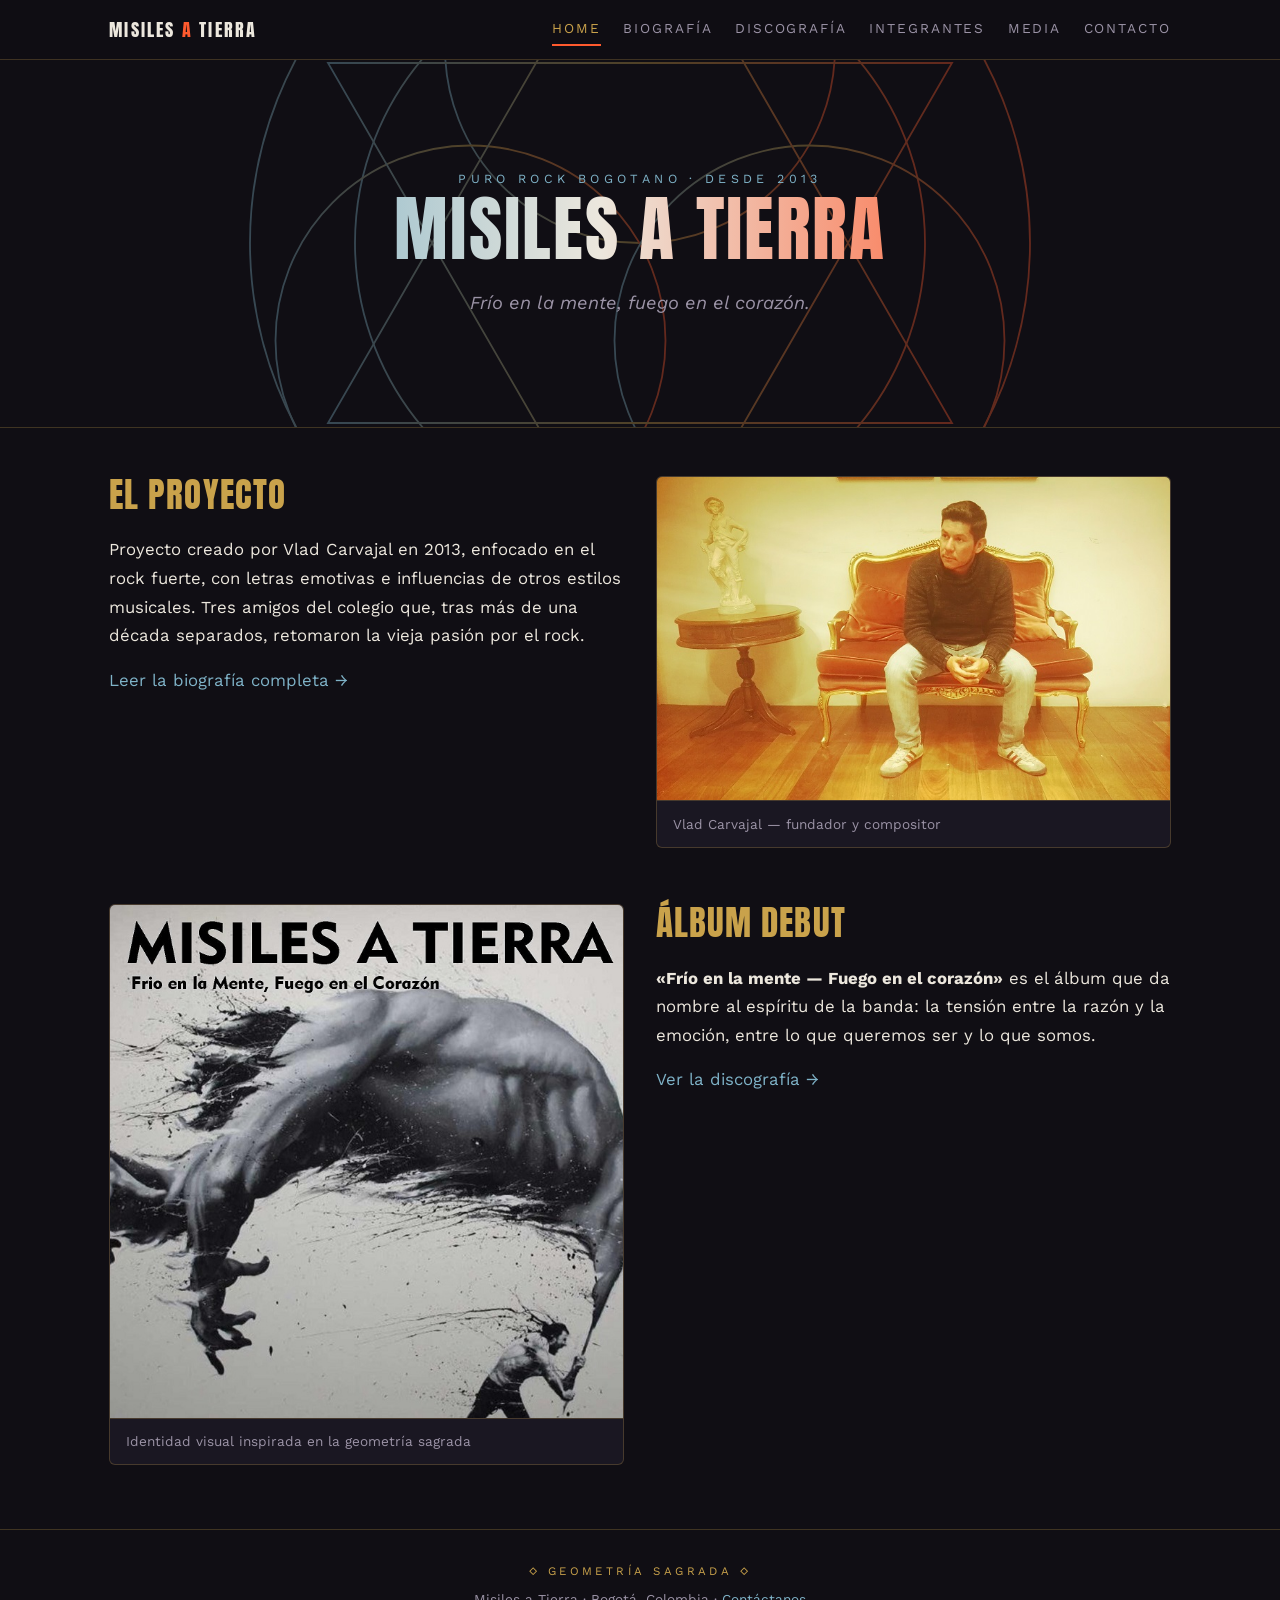
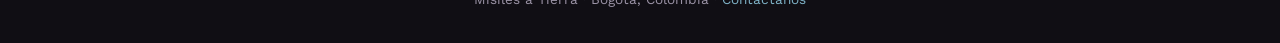
<file: index.html>
<!DOCTYPE html>
<html lang="es">

<head>
    <meta charset="UTF-8">
    <meta name="viewport" content="width=device-width, initial-scale=1.0">
    <meta name="description" content="Misiles a Tierra — puro rock bogotano. Biografía, discografía, integrantes y media de la banda.">
    <link rel="preconnect" href="https://fonts.gstatic.com" crossorigin>
    <link href="https://fonts.googleapis.com/css2?family=Anton&family=Work+Sans:ital,wght@0,400;0,600;1,400&display=swap" rel="stylesheet">
    <link rel="stylesheet" href="style.css">
    <title>Misiles a Tierra — Puro Rock Bogotano</title>
</head>

<body>
    <header class="site-header">
        <div class="bar">
            <a class="brand" href="index.html">MISILES <span>A</span> TIERRA</a>
            <nav class="site-nav" aria-label="Navegación principal">
                <a class="active" href="index.html">Home</a>
                <a href="bio.html">Biografía</a>
                <a href="discografia.html">Discografía</a>
                <a href="integrantes.html">Integrantes</a>
                <a href="media.html">Media</a>
                <a href="contacto.html">Contacto</a>
            </nav>
        </div>
    </header>

    <section class="hero">
        <!-- Geometría sagrada: sello de la banda, mitad fría / mitad fuego -->
        <svg class="geometry" viewBox="0 0 600 600" xmlns="http://www.w3.org/2000/svg" aria-hidden="true">
            <defs>
                <linearGradient id="dual" x1="0" y1="0" x2="1" y2="0">
                    <stop offset="0" stop-color="#7fb3c8"/>
                    <stop offset="0.5" stop-color="#c9a24b"/>
                    <stop offset="1" stop-color="#ff5a2e"/>
                </linearGradient>
            </defs>
            <g fill="none" stroke="url(#dual)" stroke-width="1.2">
                <circle cx="300" cy="300" r="260"/>
                <circle cx="300" cy="300" r="190"/>
                <circle cx="300" cy="170" r="130"/>
                <circle cx="187" cy="365" r="130"/>
                <circle cx="413" cy="365" r="130"/>
                <polygon points="300,60 508,420 92,420"/>
                <polygon points="300,540 92,180 508,180"/>
            </g>
        </svg>
        <div class="inner">
            <p class="eyebrow">Puro rock bogotano · desde 2013</p>
            <h1>Misiles a Tierra</h1>
            <p class="lede">Frío en la mente, fuego en el corazón.</p>
        </div>
    </section>

    <main class="wrap">
        <section class="split">
            <div>
                <h2>El proyecto</h2>
                <p>Proyecto creado por Vlad Carvajal en 2013, enfocado en el rock fuerte, con letras emotivas e
                   influencias de otros estilos musicales. Tres amigos del colegio que, tras más de una década
                   separados, retomaron la vieja pasión por el rock.</p>
                <p style="margin-top:1rem;"><a href="bio.html">Leer la biografía completa →</a></p>
            </div>
            <figure class="framed">
                <img src="vlad.jpg" alt="Vlad Carvajal, fundador de Misiles a Tierra" loading="lazy">
                <figcaption>Vlad Carvajal — fundador y compositor</figcaption>
            </figure>
        </section>

        <section class="split">
            <figure class="framed">
                <img src="logo.jpg" alt="Logo de Misiles a Tierra basado en geometría sagrada" loading="lazy">
                <figcaption>Identidad visual inspirada en la geometría sagrada</figcaption>
            </figure>
            <div>
                <h2>Álbum debut</h2>
                <p><strong>«Frío en la mente — Fuego en el corazón»</strong> es el álbum que da nombre al espíritu
                   de la banda: la tensión entre la razón y la emoción, entre lo que queremos ser y lo que somos.</p>
                <p style="margin-top:1rem;"><a href="discografia.html">Ver la discografía →</a></p>
            </div>
        </section>
    </main>

    <footer class="site-footer">
        <p class="seal">◇ Geometría sagrada ◇</p>
        <p>Misiles a Tierra · Bogotá, Colombia · <a href="contacto.html">Contáctanos</a></p>
    </footer>
</body>

</html>
</file>
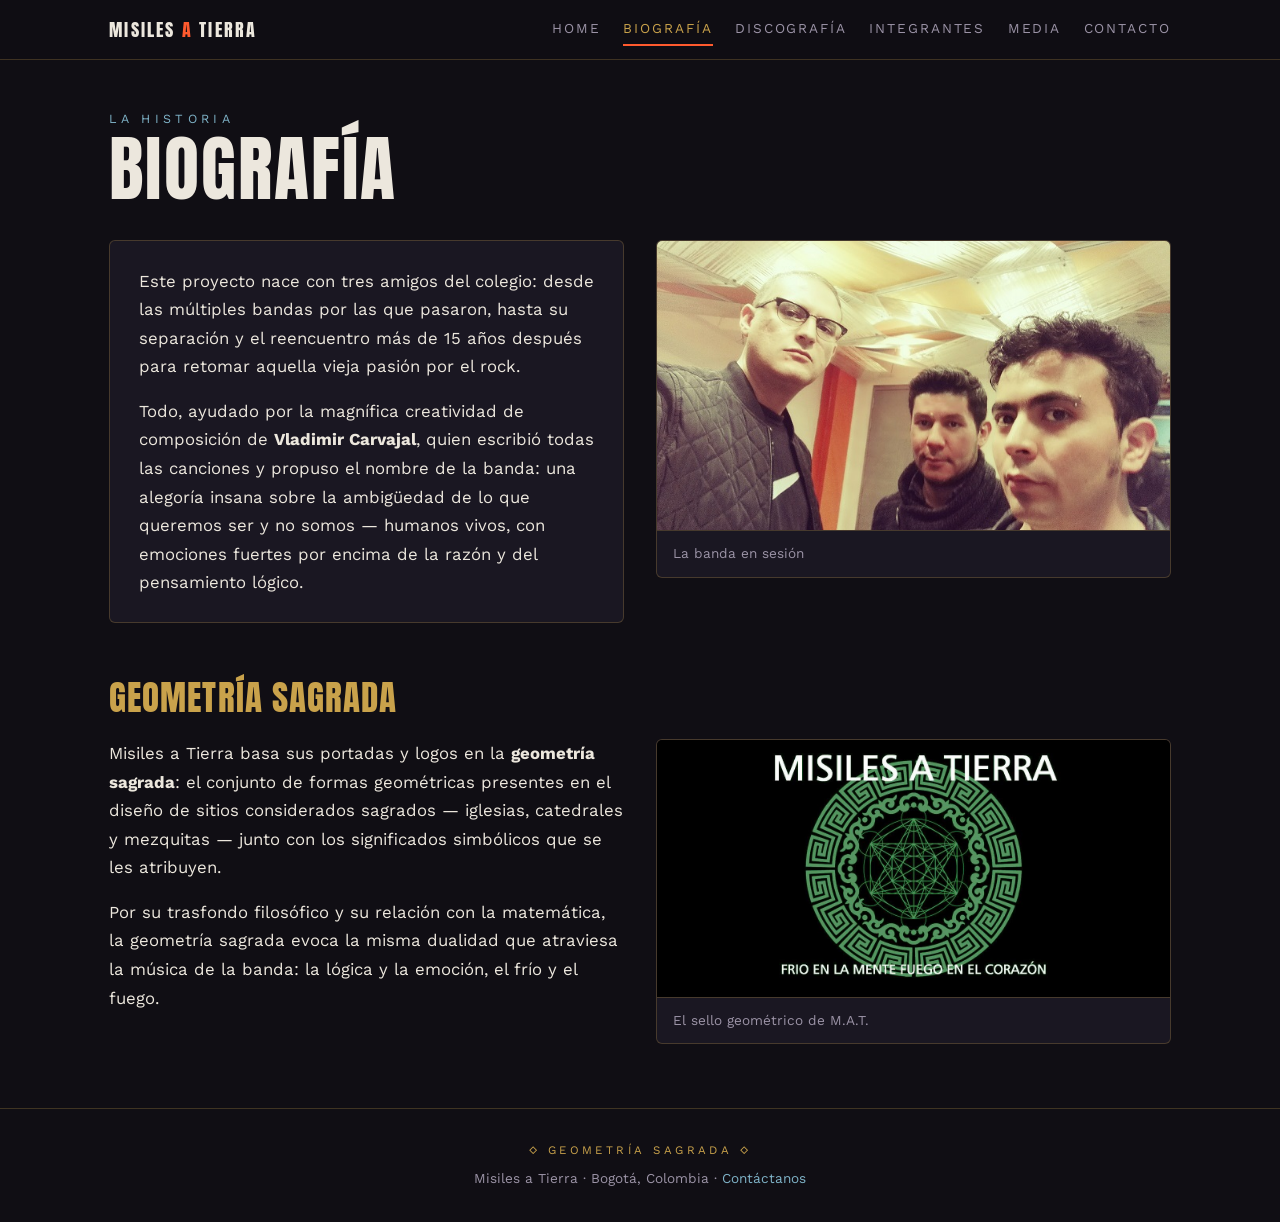
<file: bio.html>
<!DOCTYPE html>
<html lang="es">

<head>
    <meta charset="UTF-8">
    <meta name="viewport" content="width=device-width, initial-scale=1.0">
    <meta name="description" content="La historia de Misiles a Tierra: tres amigos, quince años de distancia y un reencuentro con el rock.">
    <link rel="preconnect" href="https://fonts.gstatic.com" crossorigin>
    <link href="https://fonts.googleapis.com/css2?family=Anton&family=Work+Sans:ital,wght@0,400;0,600;1,400&display=swap" rel="stylesheet">
    <link rel="stylesheet" href="style.css">
    <title>Biografía — Misiles a Tierra</title>
</head>

<body>
    <header class="site-header">
        <div class="bar">
            <a class="brand" href="index.html">MISILES <span>A</span> TIERRA</a>
            <nav class="site-nav" aria-label="Navegación principal">
                <a href="index.html">Home</a>
                <a class="active" href="bio.html">Biografía</a>
                <a href="discografia.html">Discografía</a>
                <a href="integrantes.html">Integrantes</a>
                <a href="media.html">Media</a>
                <a href="contacto.html">Contacto</a>
            </nav>
        </div>
    </header>

    <main class="wrap">
        <section>
            <p class="eyebrow">La historia</p>
            <h1>Biografía</h1>
            <div class="split" style="margin-top:2rem;">
                <div class="panel">
                    <p>Este proyecto nace con tres amigos del colegio: desde las múltiples bandas por las que pasaron,
                       hasta su separación y el reencuentro más de 15 años después para retomar aquella vieja pasión
                       por el rock.</p>
                    <p style="margin-top:1rem;">Todo, ayudado por la magnífica creatividad de composición de
                       <strong>Vladimir Carvajal</strong>, quien escribió todas las canciones y propuso el nombre de
                       la banda: una alegoría insana sobre la ambigüedad de lo que queremos ser y no somos —
                       humanos vivos, con emociones fuertes por encima de la razón y del pensamiento lógico.</p>
                </div>
                <figure class="framed">
                    <img src="banda.jpg" alt="La banda Misiles a Tierra" loading="lazy">
                    <figcaption>La banda en sesión</figcaption>
                </figure>
            </div>
        </section>

        <section>
            <h2>Geometría sagrada</h2>
            <div class="split">
                <div>
                    <p>Misiles a Tierra basa sus portadas y logos en la <strong>geometría sagrada</strong>: el conjunto
                       de formas geométricas presentes en el diseño de sitios considerados sagrados — iglesias,
                       catedrales y mezquitas — junto con los significados simbólicos que se les atribuyen.</p>
                    <p style="margin-top:1rem;">Por su trasfondo filosófico y su relación con la matemática, la
                       geometría sagrada evoca la misma dualidad que atraviesa la música de la banda: la lógica y la
                       emoción, el frío y el fuego.</p>
                </div>
                <figure class="framed">
                    <img src="matlogo.jpg" alt="Logo de Misiles a Tierra con geometría sagrada" loading="lazy">
                    <figcaption>El sello geométrico de M.A.T.</figcaption>
                </figure>
            </div>
        </section>
    </main>

    <footer class="site-footer">
        <p class="seal">◇ Geometría sagrada ◇</p>
        <p>Misiles a Tierra · Bogotá, Colombia · <a href="contacto.html">Contáctanos</a></p>
    </footer>
</body>

</html>
</file>
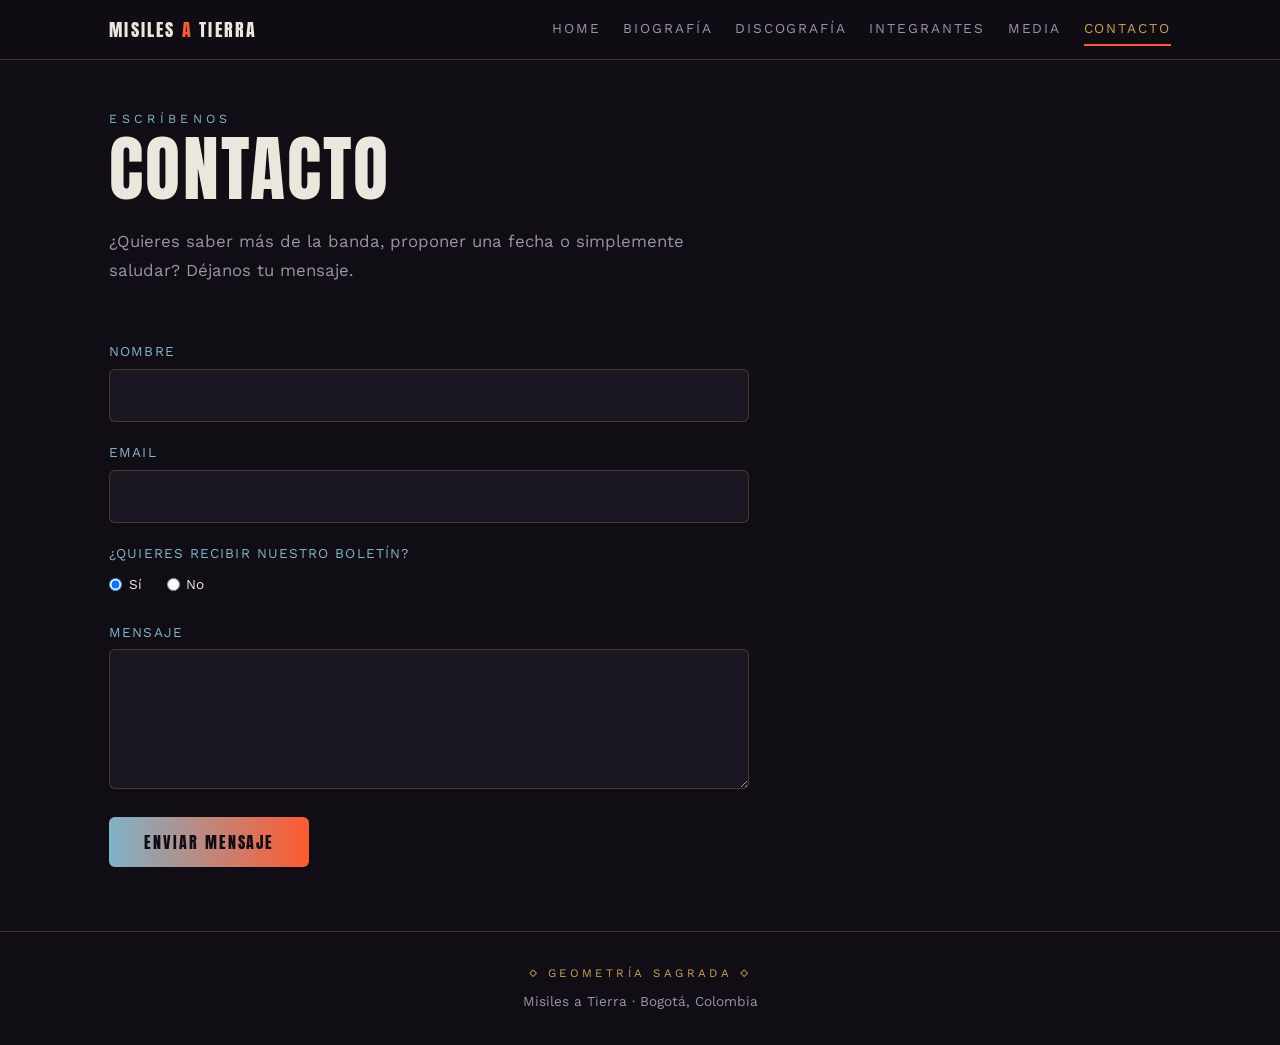
<file: contacto.html>
<!DOCTYPE html>
<html lang="es">

<head>
    <meta charset="UTF-8">
    <meta name="viewport" content="width=device-width, initial-scale=1.0">
    <meta name="description" content="Contacta a Misiles a Tierra: escríbenos y suscríbete al boletín.">
    <link rel="preconnect" href="https://fonts.gstatic.com" crossorigin>
    <link href="https://fonts.googleapis.com/css2?family=Anton&family=Work+Sans:ital,wght@0,400;0,600;1,400&display=swap" rel="stylesheet">
    <link rel="stylesheet" href="style.css">
    <title>Contacto — Misiles a Tierra</title>
</head>

<body>
    <header class="site-header">
        <div class="bar">
            <a class="brand" href="index.html">MISILES <span>A</span> TIERRA</a>
            <nav class="site-nav" aria-label="Navegación principal">
                <a href="index.html">Home</a>
                <a href="bio.html">Biografía</a>
                <a href="discografia.html">Discografía</a>
                <a href="integrantes.html">Integrantes</a>
                <a href="media.html">Media</a>
                <a class="active" href="contacto.html">Contacto</a>
            </nav>
        </div>
    </header>

    <main class="wrap">
        <section>
            <p class="eyebrow">Escríbenos</p>
            <h1>Contacto</h1>
            <p style="margin-top:1.2rem; max-width:640px; color:var(--muted);">
                ¿Quieres saber más de la banda, proponer una fecha o simplemente saludar? Déjanos tu mensaje.</p>
        </section>

        <section>
            <!--
              NOTA: un sitio estático no puede procesar formularios por sí solo.
              Para recibir los mensajes, crea una cuenta gratuita en https://formspree.io
              y reemplaza TU_ID en el atributo action de abajo.
            -->
            <form class="contact" action="https://formspree.io/f/TU_ID" method="POST">
                <div>
                    <label for="nombre">Nombre</label>
                    <input type="text" id="nombre" name="nombre" autocomplete="name" required>
                </div>
                <div>
                    <label for="email">Email</label>
                    <input type="email" id="email" name="email" autocomplete="email" required>
                </div>
                <div>
                    <label for="boletin">¿Quieres recibir nuestro boletín?</label>
                    <label style="text-transform:none; letter-spacing:0; color:var(--paper); display:inline-flex; gap:0.4rem; align-items:center; margin-right:1.2rem;">
                        <input type="radio" name="boletin" value="si" checked> Sí
                    </label>
                    <label style="text-transform:none; letter-spacing:0; color:var(--paper); display:inline-flex; gap:0.4rem; align-items:center;">
                        <input type="radio" name="boletin" value="no"> No
                    </label>
                </div>
                <div>
                    <label for="comentarios">Mensaje</label>
                    <textarea id="comentarios" name="comentarios" required></textarea>
                </div>
                <button type="submit">Enviar mensaje</button>
            </form>
        </section>
    </main>

    <footer class="site-footer">
        <p class="seal">◇ Geometría sagrada ◇</p>
        <p>Misiles a Tierra · Bogotá, Colombia</p>
    </footer>
</body>

</html>
</file>
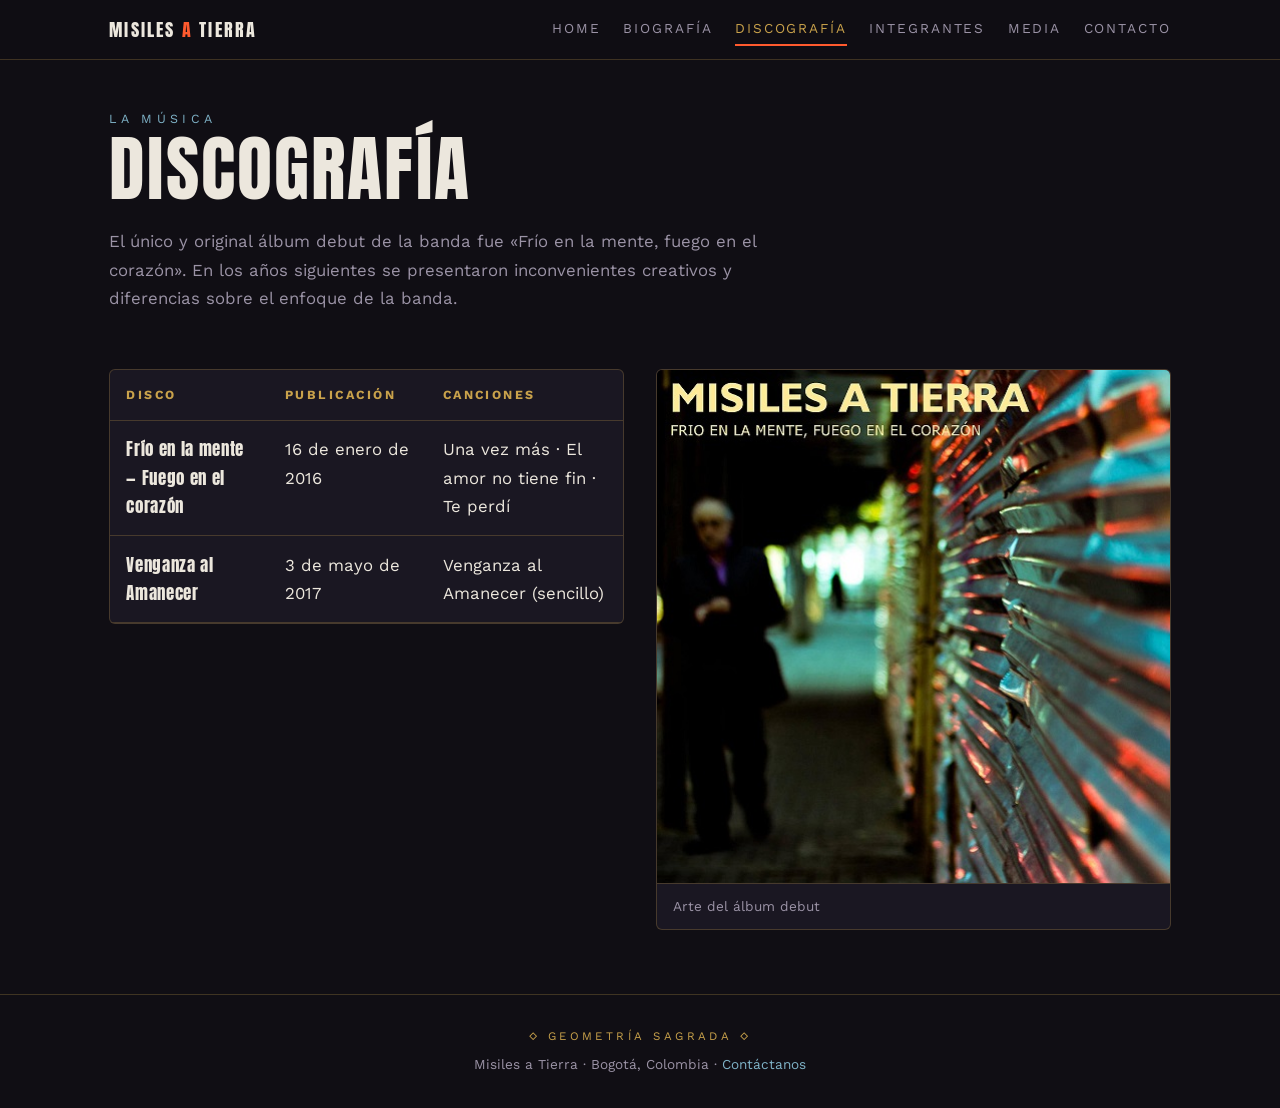
<file: discografia.html>
<!DOCTYPE html>
<html lang="es">

<head>
    <meta charset="UTF-8">
    <meta name="viewport" content="width=device-width, initial-scale=1.0">
    <meta name="description" content="Discografía de Misiles a Tierra: álbumes, sencillos y canciones.">
    <link rel="preconnect" href="https://fonts.gstatic.com" crossorigin>
    <link href="https://fonts.googleapis.com/css2?family=Anton&family=Work+Sans:ital,wght@0,400;0,600;1,400&display=swap" rel="stylesheet">
    <link rel="stylesheet" href="style.css">
    <title>Discografía — Misiles a Tierra</title>
</head>

<body>
    <header class="site-header">
        <div class="bar">
            <a class="brand" href="index.html">MISILES <span>A</span> TIERRA</a>
            <nav class="site-nav" aria-label="Navegación principal">
                <a href="index.html">Home</a>
                <a href="bio.html">Biografía</a>
                <a class="active" href="discografia.html">Discografía</a>
                <a href="integrantes.html">Integrantes</a>
                <a href="media.html">Media</a>
                <a href="contacto.html">Contacto</a>
            </nav>
        </div>
    </header>

    <main class="wrap">
        <section>
            <p class="eyebrow">La música</p>
            <h1>Discografía</h1>
            <p style="margin-top:1.2rem; max-width:680px; color:var(--muted);">
                El único y original álbum debut de la banda fue «Frío en la mente, fuego en el corazón».
                En los años siguientes se presentaron inconvenientes creativos y diferencias sobre el enfoque
                de la banda.</p>
        </section>

        <section class="split">
            <div class="panel" style="padding:0; overflow-x:auto;">
                <table class="disc-table">
                    <thead>
                        <tr>
                            <th scope="col">Disco</th>
                            <th scope="col">Publicación</th>
                            <th scope="col">Canciones</th>
                        </tr>
                    </thead>
                    <tbody>
                        <tr>
                            <td class="album">Frío en la mente — Fuego en el corazón</td>
                            <td>16 de enero de 2016</td>
                            <td>Una vez más · El amor no tiene fin · Te perdí</td>
                        </tr>
                        <tr>
                            <td class="album">Venganza al Amanecer</td>
                            <td>3 de mayo de 2017</td>
                            <td>Venganza al Amanecer (sencillo)</td>
                        </tr>
                    </tbody>
                </table>
            </div>
            <figure class="framed">
                <img src="portadaalbum.jpg" alt="Portada del álbum Frío en la mente — Fuego en el corazón" loading="lazy">
                <figcaption>Arte del álbum debut</figcaption>
            </figure>
        </section>
    </main>

    <footer class="site-footer">
        <p class="seal">◇ Geometría sagrada ◇</p>
        <p>Misiles a Tierra · Bogotá, Colombia · <a href="contacto.html">Contáctanos</a></p>
    </footer>
</body>

</html>
</file>
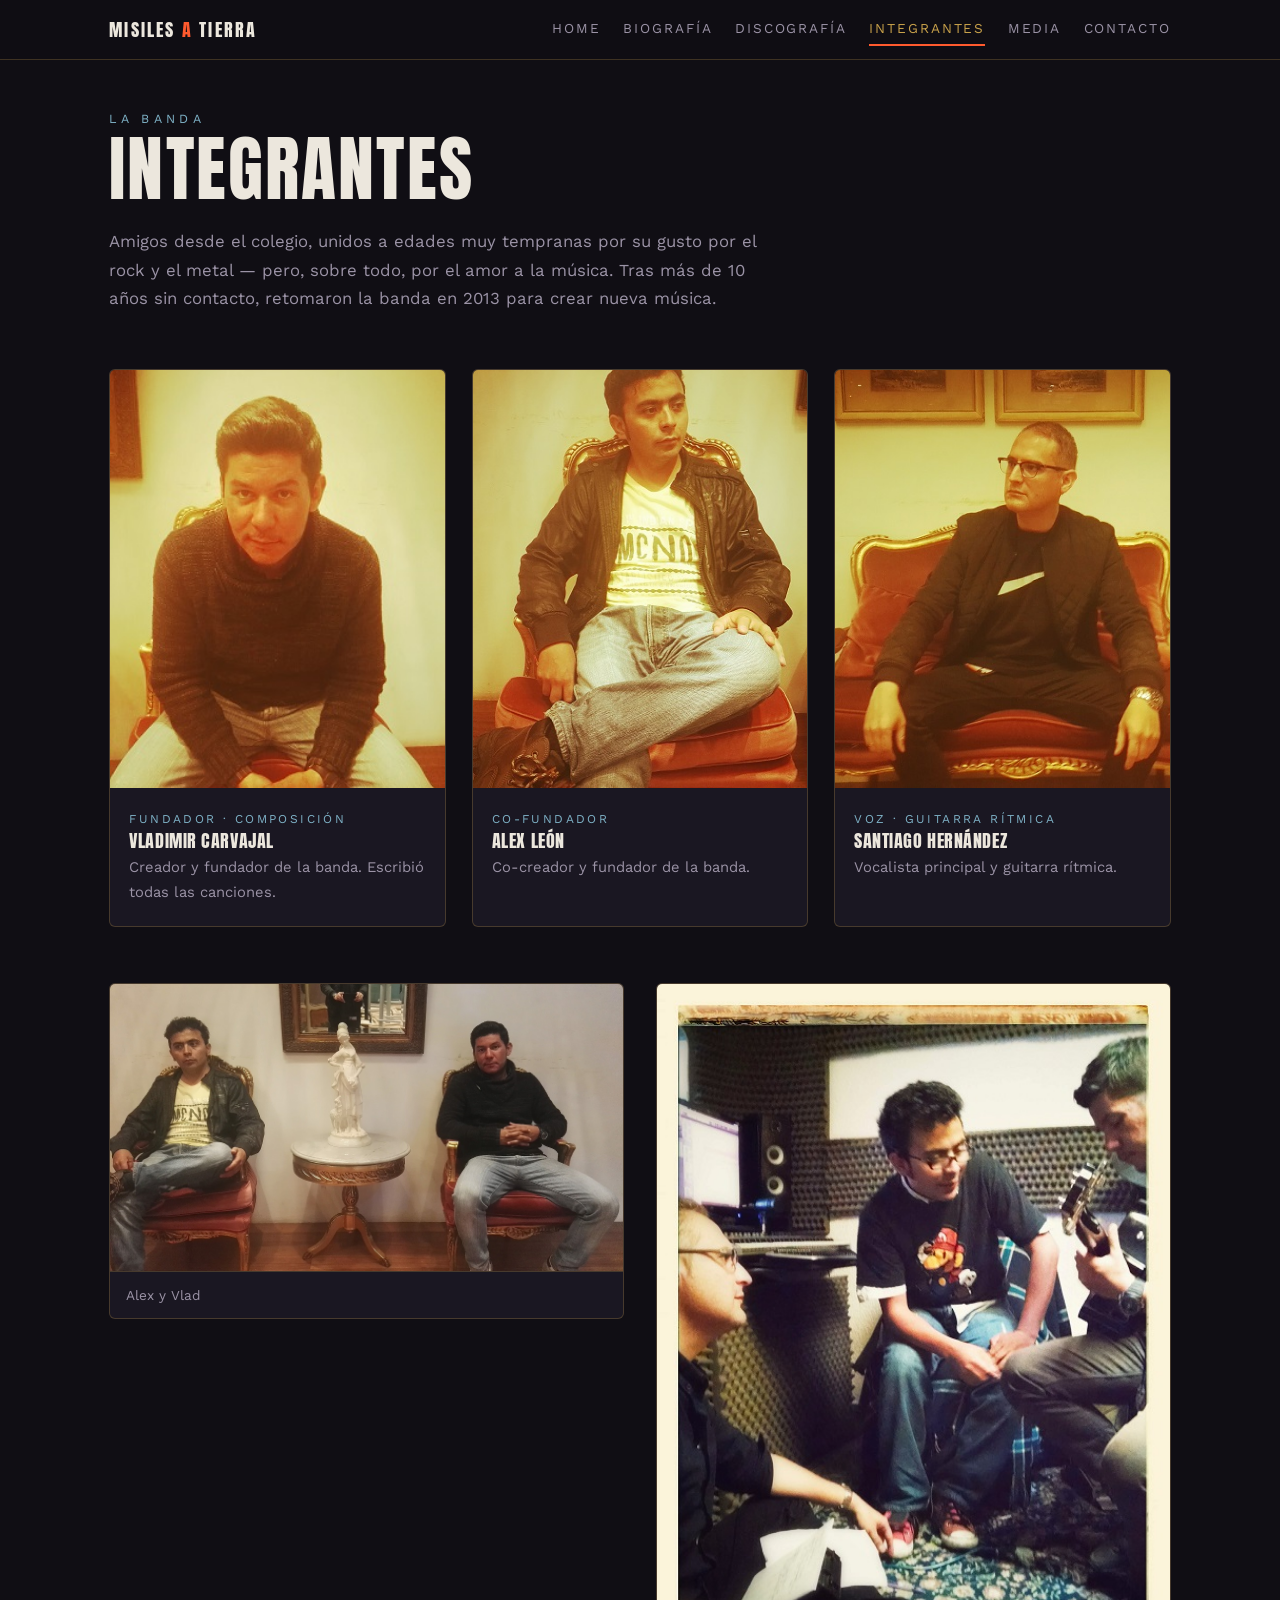
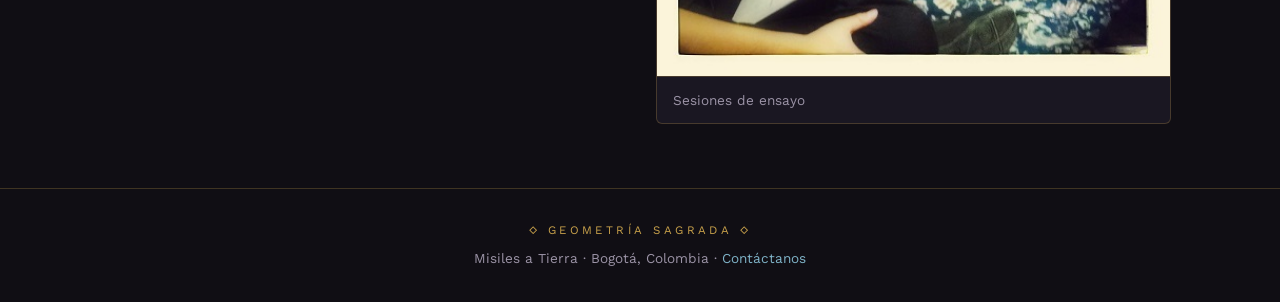
<file: integrantes.html>
<!DOCTYPE html>
<html lang="es">

<head>
    <meta charset="UTF-8">
    <meta name="viewport" content="width=device-width, initial-scale=1.0">
    <meta name="description" content="Los integrantes de Misiles a Tierra: Vladimir Carvajal, Alex León y Santiago Hernández.">
    <link rel="preconnect" href="https://fonts.gstatic.com" crossorigin>
    <link href="https://fonts.googleapis.com/css2?family=Anton&family=Work+Sans:ital,wght@0,400;0,600;1,400&display=swap" rel="stylesheet">
    <link rel="stylesheet" href="style.css">
    <title>Integrantes — Misiles a Tierra</title>
</head>

<body>
    <header class="site-header">
        <div class="bar">
            <a class="brand" href="index.html">MISILES <span>A</span> TIERRA</a>
            <nav class="site-nav" aria-label="Navegación principal">
                <a href="index.html">Home</a>
                <a href="bio.html">Biografía</a>
                <a href="discografia.html">Discografía</a>
                <a class="active" href="integrantes.html">Integrantes</a>
                <a href="media.html">Media</a>
                <a href="contacto.html">Contacto</a>
            </nav>
        </div>
    </header>

    <main class="wrap">
        <section>
            <p class="eyebrow">La banda</p>
            <h1>Integrantes</h1>
            <p style="margin-top:1.2rem; max-width:680px; color:var(--muted);">
                Amigos desde el colegio, unidos a edades muy tempranas por su gusto por el rock y el metal —
                pero, sobre todo, por el amor a la música. Tras más de 10 años sin contacto, retomaron la banda
                en 2013 para crear nueva música.</p>
        </section>

        <section class="members">
            <article class="member">
                <img src="vladcarvajal.jpg" alt="Vladimir Carvajal" loading="lazy">
                <div class="info">
                    <p class="rol">Fundador · Composición</p>
                    <h3>Vladimir Carvajal</h3>
                    <p>Creador y fundador de la banda. Escribió todas las canciones.</p>
                </div>
            </article>
            <article class="member">
                <img src="alexleon.jpg" alt="Alex León" loading="lazy">
                <div class="info">
                    <p class="rol">Co-fundador</p>
                    <h3>Alex León</h3>
                    <p>Co-creador y fundador de la banda.</p>
                </div>
            </article>
            <article class="member">
                <img src="santiagohernandez.jpg" alt="Santiago Hernández" loading="lazy">
                <div class="info">
                    <p class="rol">Voz · Guitarra rítmica</p>
                    <h3>Santiago Hernández</h3>
                    <p>Vocalista principal y guitarra rítmica.</p>
                </div>
            </article>
        </section>

        <section class="split">
            <figure class="framed">
                <img src="alexyvlacho.jpg" alt="Alex y Vlad en sesión" loading="lazy">
                <figcaption>Alex y Vlad</figcaption>
            </figure>
            <figure class="framed">
                <img src="sesiones.jpg" alt="Sesión de ensayo de la banda" loading="lazy">
                <figcaption>Sesiones de ensayo</figcaption>
            </figure>
        </section>
    </main>

    <footer class="site-footer">
        <p class="seal">◇ Geometría sagrada ◇</p>
        <p>Misiles a Tierra · Bogotá, Colombia · <a href="contacto.html">Contáctanos</a></p>
    </footer>
</body>

</html>
</file>
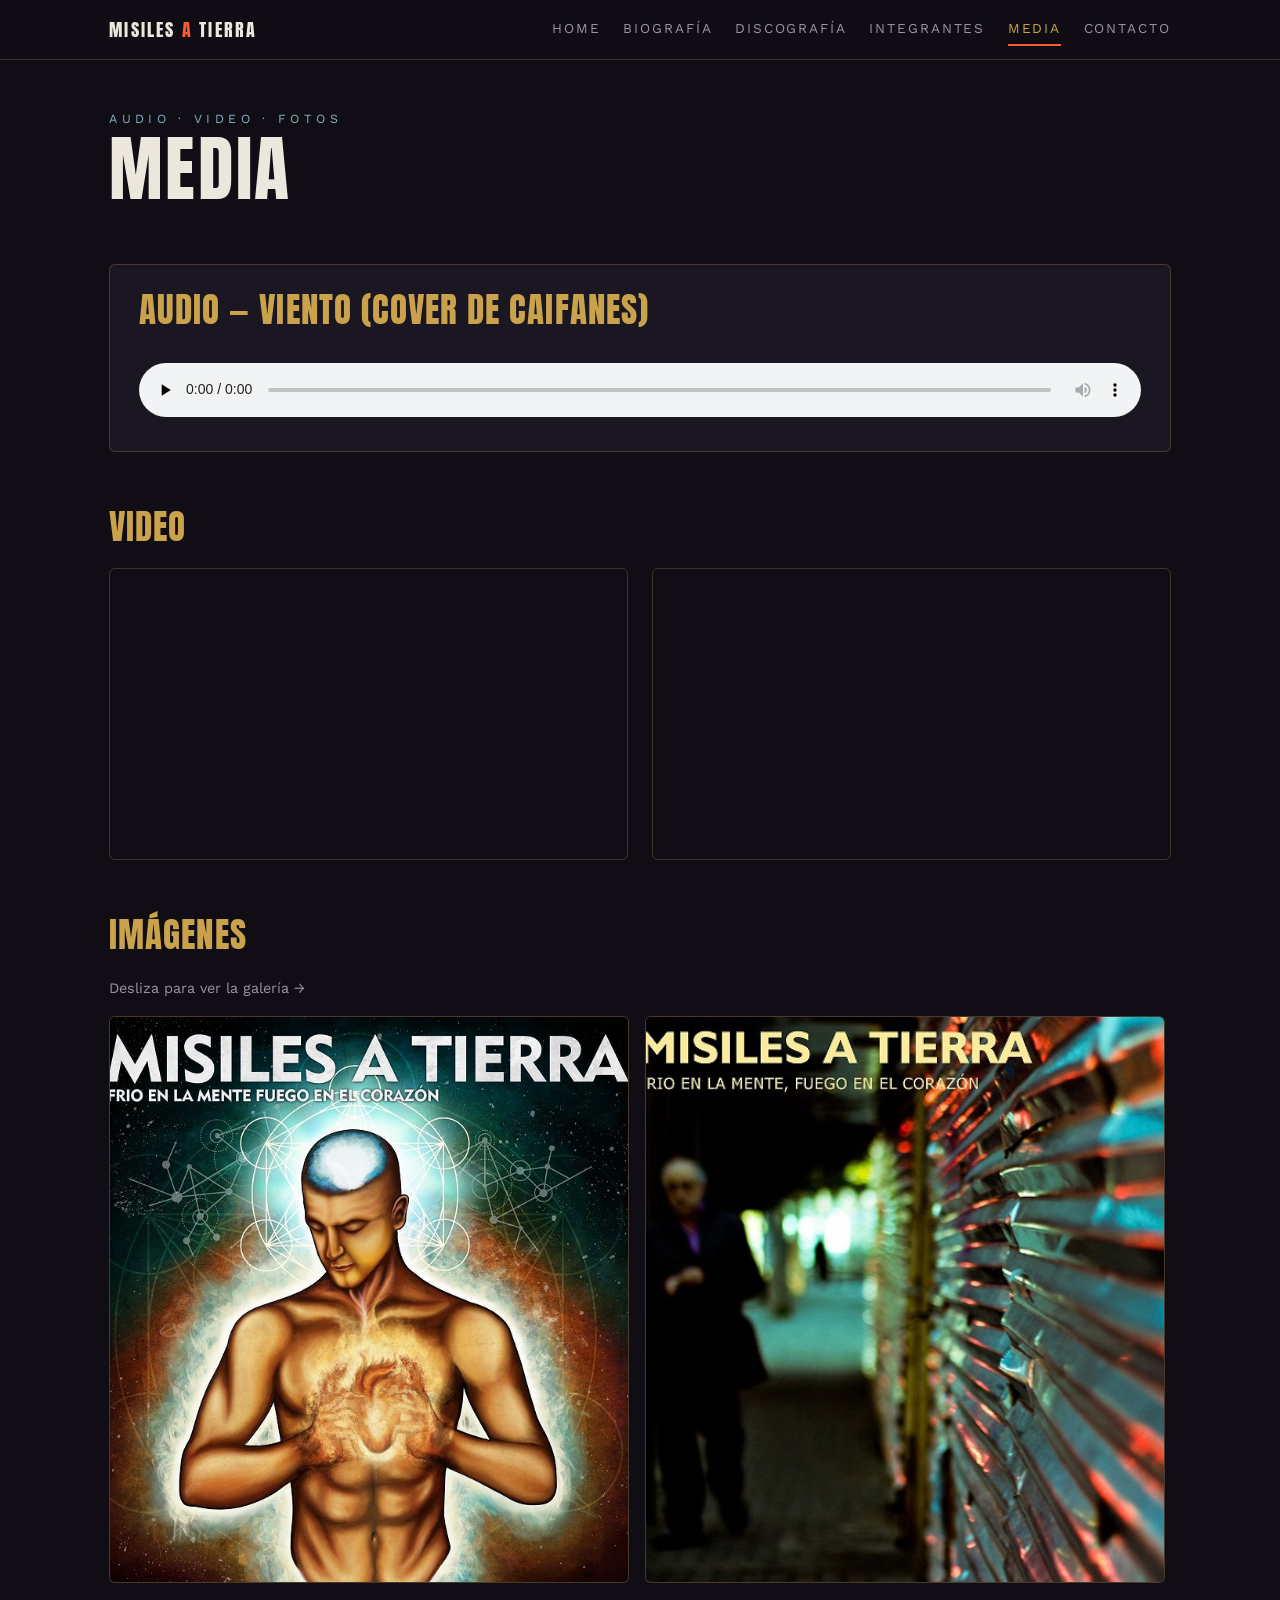
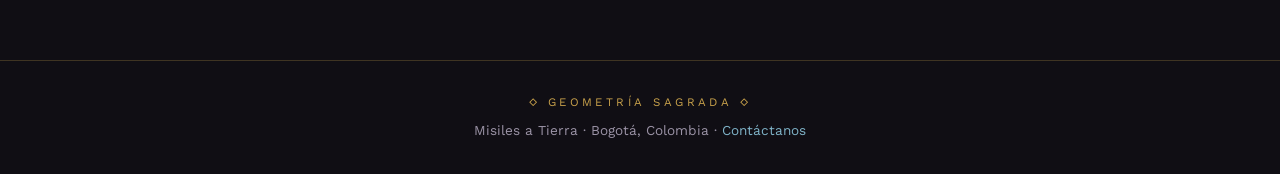
<file: media.html>
<!DOCTYPE html>
<html lang="es">

<head>
    <meta charset="UTF-8">
    <meta name="viewport" content="width=device-width, initial-scale=1.0">
    <meta name="description" content="Audio, video y galería de imágenes de Misiles a Tierra.">
    <link rel="preconnect" href="https://fonts.gstatic.com" crossorigin>
    <link href="https://fonts.googleapis.com/css2?family=Anton&family=Work+Sans:ital,wght@0,400;0,600;1,400&display=swap" rel="stylesheet">
    <link rel="stylesheet" href="style.css">
    <title>Media — Misiles a Tierra</title>
</head>

<body>
    <header class="site-header">
        <div class="bar">
            <a class="brand" href="index.html">MISILES <span>A</span> TIERRA</a>
            <nav class="site-nav" aria-label="Navegación principal">
                <a href="index.html">Home</a>
                <a href="bio.html">Biografía</a>
                <a href="discografia.html">Discografía</a>
                <a href="integrantes.html">Integrantes</a>
                <a class="active" href="media.html">Media</a>
                <a href="contacto.html">Contacto</a>
            </nav>
        </div>
    </header>

    <main class="wrap">
        <section>
            <p class="eyebrow">Audio · Video · Fotos</p>
            <h1>Media</h1>
        </section>

        <section class="panel">
            <h2>Audio — Viento (cover de Caifanes)</h2>
            <audio controls preload="none">
                <source src="Viento_Caifanes_cover_Santiago.mp3" type="audio/mpeg">
                Tu navegador no soporta el elemento de audio.
            </audio>
        </section>

        <section>
            <h2>Video</h2>
            <div class="video-grid">
                <iframe src="https://www.youtube-nocookie.com/embed/f7wtTFyvMFg" title="Misiles a Tierra — video 1"
                        loading="lazy" allow="accelerometer; clipboard-write; encrypted-media; gyroscope; picture-in-picture"
                        allowfullscreen></iframe>
                <iframe src="https://www.youtube-nocookie.com/embed/sUxndLnjihM" title="Misiles a Tierra — video 2"
                        loading="lazy" allow="accelerometer; clipboard-write; encrypted-media; gyroscope; picture-in-picture"
                        allowfullscreen></iframe>
            </div>
        </section>

        <section>
            <h2>Imágenes</h2>
            <p style="color:var(--muted); font-size:0.9rem; margin-bottom:1rem;">Desliza para ver la galería →</p>
            <div class="gallery" tabindex="0" aria-label="Galería de imágenes de la banda">
                <figure class="framed">
                    <img src="logoband.jpg" alt="Logo alterno de la banda" loading="lazy">
                    <figcaption><strong>Logo alterno</strong> — hecho con una foto de Santiago, ¡jaja!</figcaption>
                </figure>
                <figure class="framed">
                    <img src="portadaalbum.jpg" alt="Portada de álbum nunca usada" loading="lazy">
                    <figcaption><strong>Portada de álbum</strong> — ¡nunca usada!</figcaption>
                </figure>
                <figure class="framed">
                    <img src="logo.jpg" alt="Logo posterior a la separación" loading="lazy">
                    <figcaption><strong>Logo tras la separación</strong> — ¡sin tiempo para remordimientos!</figcaption>
                </figure>
                <figure class="framed">
                    <img src="sesiones2.jpg" alt="Sesión de la banda" loading="lazy">
                    <figcaption><strong>Sesiones</strong> — la banda en acción</figcaption>
                </figure>
                <figure class="framed">
                    <img src="presentacion.jpg" alt="Presentación en vivo" loading="lazy">
                    <figcaption><strong>Presentación</strong> — en vivo</figcaption>
                </figure>
            </div>
        </section>
    </main>

    <footer class="site-footer">
        <p class="seal">◇ Geometría sagrada ◇</p>
        <p>Misiles a Tierra · Bogotá, Colombia · <a href="contacto.html">Contáctanos</a></p>
    </footer>
</body>

</html>
</file>
<file: style.css>
/* ==========================================================
   MISILES A TIERRA — hoja de estilos única
   Paleta: frío en la mente (acero) / fuego en el corazón (brasa)
   ========================================================== */

:root {
  --ink: #100e14;          /* fondo base, tinta violácea */
  --ink-soft: #1a1722;     /* paneles */
  --paper: #ece7dd;        /* texto principal */
  --muted: #9b93a6;        /* texto secundario */
  --frost: #7fb3c8;        /* frío en la mente */
  --ember: #ff5a2e;        /* fuego en el corazón */
  --gold: #c9a24b;         /* geometría sagrada */
  --line: rgba(201, 162, 75, 0.25);
  --radius: 6px;
  --max: 1100px;
}

* { margin: 0; padding: 0; box-sizing: border-box; }

html { scroll-behavior: smooth; }

body {
  background: var(--ink);
  color: var(--paper);
  font-family: 'Work Sans', system-ui, sans-serif;
  font-size: 1.05rem;
  line-height: 1.7;
  min-height: 100vh;
}

img { max-width: 100%; display: block; }

/* ---------- tipografía ---------- */
h1, h2, h3, .display {
  font-family: 'Anton', Impact, sans-serif;
  font-weight: 400;
  letter-spacing: 0.03em;
  text-transform: uppercase;
  line-height: 1.1;
}

h1 { font-size: clamp(2.4rem, 7vw, 4.5rem); }
h2 { font-size: clamp(1.5rem, 4vw, 2.2rem); color: var(--gold); margin-bottom: 0.6em; }
h3 { font-size: 1.15rem; }

.eyebrow {
  font-size: 0.78rem;
  letter-spacing: 0.35em;
  text-transform: uppercase;
  color: var(--frost);
}

a { color: var(--frost); text-decoration: none; }
a:hover { color: var(--ember); }

/* ---------- header / nav ---------- */
.site-header {
  position: sticky;
  top: 0;
  z-index: 50;
  background: rgba(16, 14, 20, 0.92);
  backdrop-filter: blur(8px);
  border-bottom: 1px solid var(--line);
}

.site-header .bar {
  max-width: var(--max);
  margin: 0 auto;
  padding: 0.8rem 1.2rem;
  display: flex;
  align-items: center;
  justify-content: space-between;
  gap: 1rem;
  flex-wrap: wrap;
}

.brand {
  font-family: 'Anton', Impact, sans-serif;
  font-size: 1.15rem;
  letter-spacing: 0.12em;
  color: var(--paper);
}
.brand span { color: var(--ember); }

.site-nav { display: flex; gap: 1.4rem; flex-wrap: wrap; }

.site-nav a {
  font-size: 0.85rem;
  letter-spacing: 0.14em;
  text-transform: uppercase;
  color: var(--muted);
  padding: 0.25rem 0;
  border-bottom: 2px solid transparent;
}
.site-nav a:hover { color: var(--paper); }
.site-nav a.active { color: var(--gold); border-bottom-color: var(--ember); }
.site-nav a:focus-visible,
a:focus-visible, button:focus-visible, input:focus-visible,
select:focus-visible, textarea:focus-visible {
  outline: 2px solid var(--frost);
  outline-offset: 3px;
}

/* ---------- hero ---------- */
.hero {
  position: relative;
  overflow: hidden;
  padding: clamp(4rem, 12vh, 8rem) 1.2rem;
  text-align: center;
  border-bottom: 1px solid var(--line);
}

.hero .geometry {
  position: absolute;
  inset: 0;
  margin: auto;
  width: min(140vw, 900px);
  height: auto;
  opacity: 0.35;
  pointer-events: none;
}

.hero .inner { position: relative; max-width: 800px; margin: 0 auto; }

.hero h1 {
  background: linear-gradient(90deg, var(--frost) 0%, var(--paper) 45%, var(--ember) 100%);
  -webkit-background-clip: text;
  background-clip: text;
  color: transparent;
}

.hero p.lede {
  margin-top: 1.2rem;
  font-size: 1.15rem;
  color: var(--muted);
  font-style: italic;
}

/* ---------- layout ---------- */
main.wrap, .wrap {
  max-width: var(--max);
  margin: 0 auto;
  padding: 3rem 1.2rem 4rem;
}

section + section { margin-top: 3.5rem; }

.panel {
  background: var(--ink-soft);
  border: 1px solid var(--line);
  border-radius: var(--radius);
  padding: 1.6rem 1.8rem;
}

.split {
  display: grid;
  grid-template-columns: repeat(auto-fit, minmax(280px, 1fr));
  gap: 2rem;
  align-items: start;
}

figure.framed {
  border: 1px solid var(--line);
  border-radius: var(--radius);
  overflow: hidden;
  background: var(--ink-soft);
}
figure.framed img { width: 100%; height: 100%; object-fit: cover; }
figure.framed figcaption {
  padding: 0.7rem 1rem;
  font-size: 0.85rem;
  color: var(--muted);
  border-top: 1px solid var(--line);
}

/* ---------- cards de integrantes ---------- */
.members {
  display: grid;
  grid-template-columns: repeat(auto-fit, minmax(240px, 1fr));
  gap: 1.6rem;
}

.member {
  background: var(--ink-soft);
  border: 1px solid var(--line);
  border-radius: var(--radius);
  overflow: hidden;
  transition: transform 0.25s ease, border-color 0.25s ease;
}
.member:hover { transform: translateY(-4px); border-color: var(--ember); }
.member img { aspect-ratio: 4 / 5; object-fit: cover; width: 100%; }
.member .info { padding: 1rem 1.2rem 1.3rem; }
.member .info h3 { color: var(--paper); }
.member .info p { color: var(--muted); font-size: 0.92rem; margin-top: 0.3rem; }
.member .info .rol { color: var(--frost); font-size: 0.75rem; letter-spacing: 0.2em; text-transform: uppercase; }

/* ---------- discografía ---------- */
.disc-table { width: 100%; border-collapse: collapse; }
.disc-table th, .disc-table td {
  text-align: left;
  padding: 0.9rem 1rem;
  border-bottom: 1px solid var(--line);
  vertical-align: top;
}
.disc-table th {
  font-size: 0.78rem;
  letter-spacing: 0.2em;
  text-transform: uppercase;
  color: var(--gold);
}
.disc-table tr:hover td { background: rgba(255, 90, 46, 0.05); }
.disc-table .album { font-family: 'Anton', Impact, sans-serif; letter-spacing: 0.04em; }

/* ---------- galería (media) ---------- */
.gallery {
  display: flex;
  gap: 1rem;
  overflow-x: auto;
  scroll-snap-type: x mandatory;
  padding-bottom: 0.8rem;
}
.gallery figure {
  flex: 0 0 min(85%, 520px);
  scroll-snap-align: center;
}

.video-grid {
  display: grid;
  grid-template-columns: repeat(auto-fit, minmax(300px, 1fr));
  gap: 1.5rem;
}
.video-grid iframe {
  width: 100%;
  aspect-ratio: 16 / 9;
  border: 1px solid var(--line);
  border-radius: var(--radius);
}

audio { width: 100%; margin-top: 0.8rem; }

/* ---------- formulario ---------- */
form.contact { display: grid; gap: 1.2rem; max-width: 640px; }
form.contact label { display: block; font-size: 0.85rem; letter-spacing: 0.08em; text-transform: uppercase; color: var(--frost); margin-bottom: 0.35rem; }
form.contact input[type="text"],
form.contact input[type="email"],
form.contact textarea {
  width: 100%;
  background: var(--ink-soft);
  border: 1px solid var(--line);
  border-radius: var(--radius);
  color: var(--paper);
  padding: 0.7rem 0.9rem;
  font: inherit;
}
form.contact textarea { min-height: 140px; resize: vertical; }
form.contact button {
  justify-self: start;
  font-family: 'Anton', Impact, sans-serif;
  letter-spacing: 0.12em;
  text-transform: uppercase;
  font-size: 1rem;
  color: var(--ink);
  background: linear-gradient(90deg, var(--frost), var(--ember));
  border: none;
  border-radius: var(--radius);
  padding: 0.8rem 2.2rem;
  cursor: pointer;
}
form.contact button:hover { filter: brightness(1.1); }

/* ---------- footer ---------- */
.site-footer {
  border-top: 1px solid var(--line);
  padding: 2rem 1.2rem;
  text-align: center;
  color: var(--muted);
  font-size: 0.85rem;
}
.site-footer .seal { color: var(--gold); letter-spacing: 0.3em; text-transform: uppercase; font-size: 0.72rem; margin-bottom: 0.4rem; }

/* ---------- animación de entrada ---------- */
@keyframes aparecer { from { opacity: 0; transform: translateY(14px); } to { opacity: 1; transform: none; } }
.hero .inner > * { animation: aparecer 0.9s ease both; }
.hero .inner > *:nth-child(2) { animation-delay: 0.15s; }
.hero .inner > *:nth-child(3) { animation-delay: 0.3s; }

@media (prefers-reduced-motion: reduce) {
  * { animation: none !important; transition: none !important; }
  html { scroll-behavior: auto; }
}
</file>
